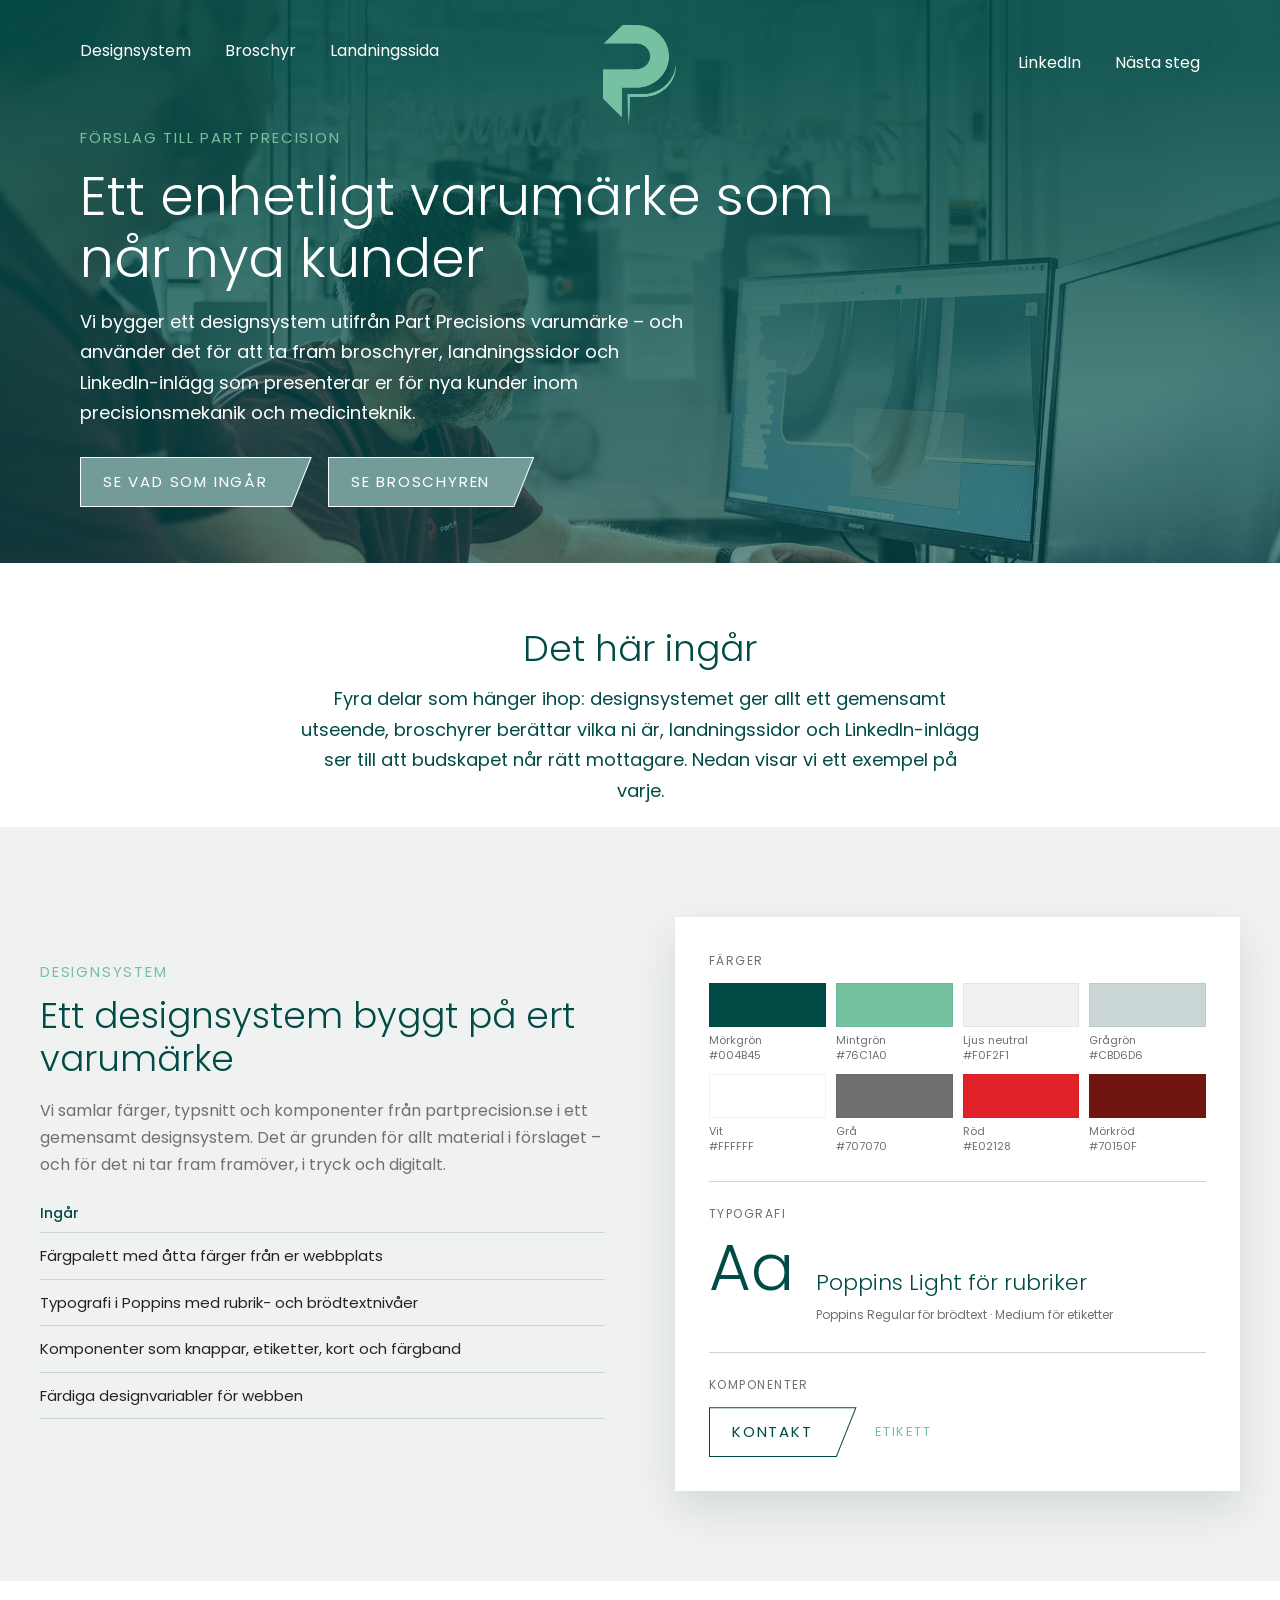
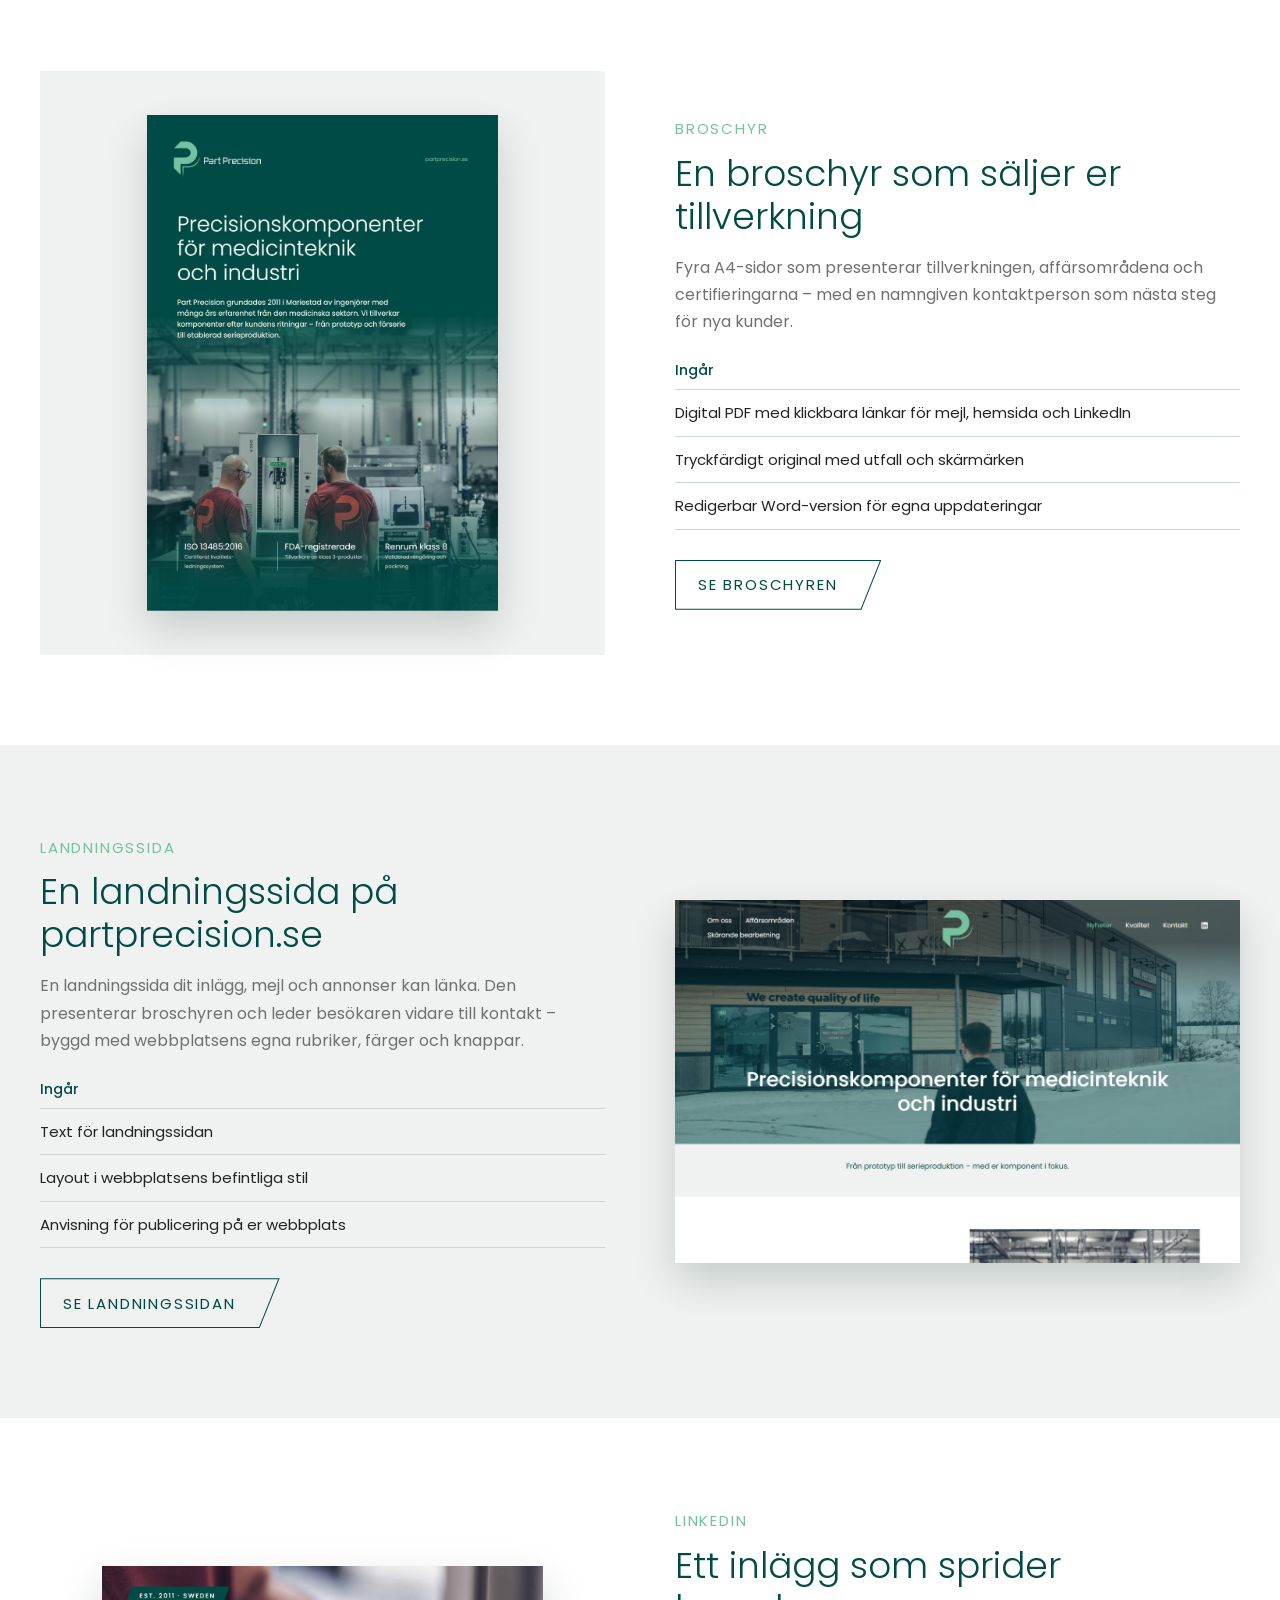
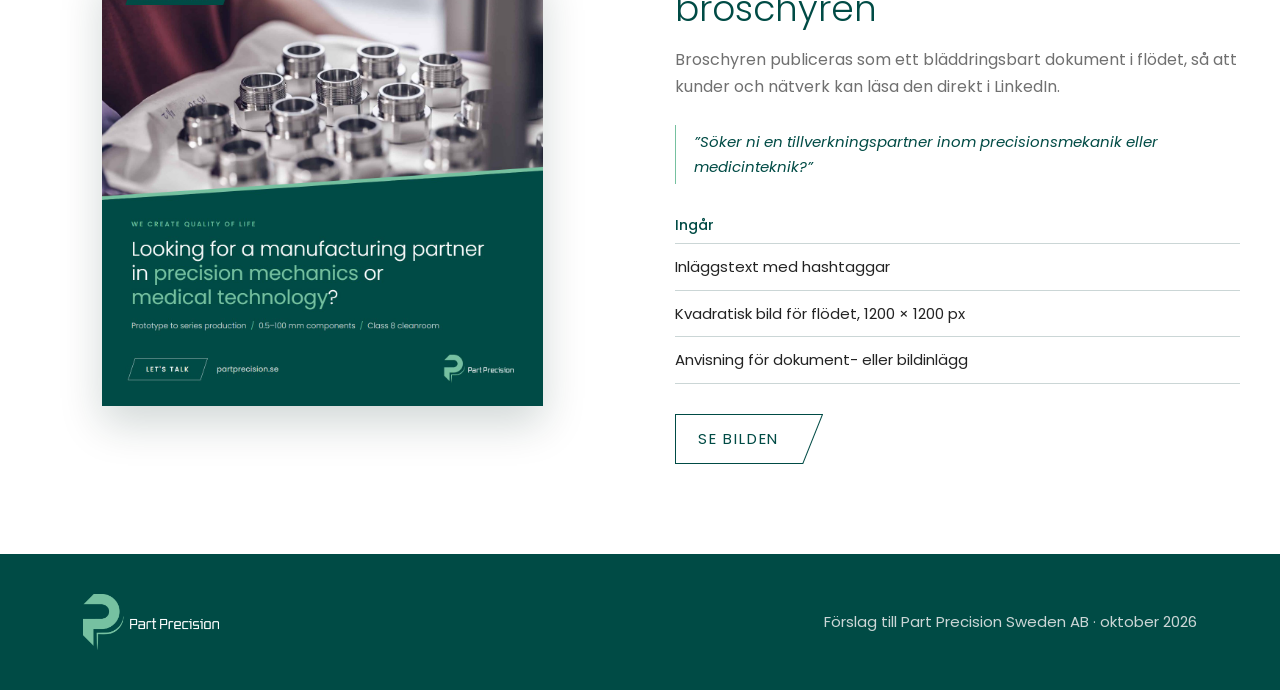
<file: index.html>
<!doctype html>
<html lang="sv">
<meta charset="utf-8">
<meta name="viewport" content="width=device-width,initial-scale=1">
<title>Förslag till Part Precision – designsystem och material för nya kunder</title>
<meta name="robots" content="noindex,nofollow">
<link rel="preconnect" href="https://fonts.googleapis.com">
<link rel="preconnect" href="https://fonts.gstatic.com" crossorigin>
<link href="https://fonts.googleapis.com/css2?family=Poppins:wght@300;400;500&display=swap" rel="stylesheet">
<link rel="stylesheet" href="kalla/tokens.css">
<style>
    /* Layout and type follow partprecision.se/sv/ (same patterns as webbpreview.html). */
    * {
        box-sizing: border-box
    }

    html {
        scroll-behavior: smooth
    }

    body {
        margin: 0;
        font-family: var(--pp-font);
        font-size: 15px;
        line-height: 1.7;
        color: var(--pp-grey);
        background: #fff
    }

    h1, h2, h3, p {
        margin: 0
    }

    a {
        color: var(--pp-green)
    }

    img {
        display: block;
        max-width: 100%
    }

    /* ---------- Hero with transparent header ---------- */
    .hero {
        min-height: 440px;
        padding: 25px 80px 56px;
        display: flex;
        flex-direction: column;
        color: #fff;
        background:
            linear-gradient(rgba(0, 75, 69, .9) 10%, rgba(0, 75, 69, .6) 100%),
            url("bilder/foto-samarbete.jpg") center 40% / cover no-repeat var(--pp-green)
    }

    .site-header {
        display: grid;
        grid-template-columns: 1fr auto 1fr;
        align-items: start
    }

    .site-header ul {
        list-style: none;
        margin: 0;
        padding: 10px 0 0;
        display: flex;
        flex-wrap: wrap;
        gap: 4px 34px;
        font-size: 16px
    }

    .site-header nav.right ul {
        justify-content: flex-end;
        padding-top: 22px
    }

    .site-header nav a {
        color: #fff;
        text-decoration: none;
        line-height: 32px;
        transition: color .2s
    }

    .site-header nav a:hover,
    .site-header nav a:focus-visible {
        color: var(--pp-mint)
    }

    .site-header .logo img {
        height: 100px;
        width: auto
    }

    .hero .title {
        margin: auto 0 0;
        max-width: 780px
    }

    .eyebrow {
        font-size: 15px;
        letter-spacing: .12em;
        text-transform: uppercase;
        color: var(--pp-mint);
        margin-bottom: 14px
    }

    .hero h1 {
        font-size: 54px;
        line-height: 1.15;
        font-weight: 300;
        color: #fff
    }

    .hero .lead {
        margin-top: 18px;
        font-size: 18px;
        line-height: 1.7;
        max-width: 620px
    }

    .actions {
        display: flex;
        flex-wrap: wrap;
        gap: 16px;
        margin-top: 28px
    }

    /* Outline button with slanted right edge, after the site's SVG buttons. */
    .pp-button {
        --edge: var(--pp-green);
        --fill: #fff;
        --text: var(--pp-green);
        position: relative;
        display: inline-flex;
        align-items: center;
        height: 50px;
        padding: 0 44px 0 23px;
        font-size: 15px;
        letter-spacing: .12em;
        text-transform: uppercase;
        text-decoration: none;
        color: var(--text);
        background: var(--edge);
        clip-path: polygon(0 0, 100% 0, calc(100% - 20px) 100%, 0 100%);
        transition: color .2s
    }

    .pp-button::before {
        content: "";
        position: absolute;
        inset: 1px;
        background: var(--fill);
        clip-path: polygon(0 0, calc(100% - .5px) 0, calc(100% - 19.7px) 100%, 0 100%);
        transition: background .2s
    }

    .pp-button span {
        position: relative
    }

    .pp-button:hover,
    .pp-button:focus-visible {
        --fill: var(--pp-mint);
        --text: var(--pp-green);
        outline: none
    }

    .hero .pp-button,
    .alt .pp-button {
        --fill: var(--pp-neutral)
    }

    .hero .pp-button {
        --edge: #fff;
        --fill: rgba(0, 75, 69, .55);
        --text: #fff
    }

    .hero .pp-button:hover,
    .hero .pp-button:focus-visible,
    .alt .pp-button:hover,
    .alt .pp-button:focus-visible {
        --fill: var(--pp-mint);
        --text: var(--pp-green)
    }

    /* ---------- Sections ---------- */
    .section {
        padding: 90px 30px;
        scroll-margin-top: 0
    }

    .alt {
        background: var(--pp-neutral)
    }

    .inner {
        max-width: 1200px;
        margin: 0 auto
    }

    .intro {
        padding-top: 64px;
        padding-bottom: 20px;
        text-align: center
    }

    .intro h2,
    .section h2 {
        font-size: 36px;
        line-height: 1.2;
        font-weight: 300;
        color: var(--pp-green)
    }

    .intro p {
        max-width: 680px;
        margin: 14px auto 0;
        font-size: 18px;
        color: var(--pp-green)
    }

    /* Deliverable: preview on one side, description on the other */
    .deliverable .inner {
        display: grid;
        grid-template-columns: 1fr 1fr;
        gap: 70px;
        align-items: center
    }

    .deliverable.flip .preview {
        order: 2
    }

    .preview {
        display: flex;
        justify-content: center
    }

    .preview img {
        box-shadow: 0 18px 40px rgba(0, 40, 36, .18)
    }

    .preview.brochure {
        background: var(--pp-neutral);
        padding: 44px 0
    }

    .preview.brochure img {
        width: 62%
    }

    .preview.social img {
        width: 78%
    }

    .deliverable .label {
        font-size: 15px;
        letter-spacing: .12em;
        text-transform: uppercase;
        color: var(--pp-mint);
        margin-bottom: 10px
    }

    .deliverable .desc {
        margin: 16px 0 24px;
        font-size: 16px
    }

    .deliverable h3 {
        font-size: 14px;
        font-weight: 500;
        color: var(--pp-green);
        margin-bottom: 6px
    }

    .included {
        list-style: none;
        margin: 0 0 30px;
        padding: 0
    }

    .included li {
        padding: 10px 0;
        border-top: 1px solid var(--pp-grey-green);
        color: #232323
    }

    .included li:last-child {
        border-bottom: 1px solid var(--pp-grey-green)
    }

    .quote {
        margin: 0 0 30px;
        padding: 4px 0 4px 18px;
        border-left: 1px solid var(--pp-mint);
        color: var(--pp-green);
        font-style: italic
    }

    /* Design system preview: colours, type and a component, drawn live from the tokens */
    .preview.system {
        display: block;
        background: #fff;
        padding: 34px;
        box-shadow: 0 18px 40px rgba(0, 40, 36, .12)
    }

    .system .part + .part {
        margin-top: 26px;
        padding-top: 22px;
        border-top: 1px solid var(--pp-grey-green)
    }

    .system .part-title {
        font-size: 12px;
        letter-spacing: .12em;
        text-transform: uppercase;
        color: var(--pp-grey);
        margin-bottom: 12px
    }

    .swatches {
        display: grid;
        grid-template-columns: repeat(4, 1fr);
        gap: 10px;
        list-style: none;
        margin: 0;
        padding: 0
    }

    .swatches li {
        font-size: 11px;
        line-height: 1.4;
        color: var(--pp-grey)
    }

    .swatches span {
        display: block;
        height: 44px;
        margin-bottom: 6px;
        border: 1px solid rgba(0, 0, 0, .06)
    }

    .type-scale {
        display: grid;
        grid-template-columns: auto 1fr;
        gap: 4px 22px;
        align-items: baseline
    }

    .type-scale .aa {
        grid-row: span 2;
        font-size: 64px;
        font-weight: 300;
        line-height: 1;
        color: var(--pp-green)
    }

    .type-scale .sample-h {
        font-size: 22px;
        font-weight: 300;
        color: var(--pp-green)
    }

    .type-scale small {
        font-size: 12px;
        color: var(--pp-grey)
    }

    .components {
        display: flex;
        flex-wrap: wrap;
        align-items: center;
        gap: 18px
    }

    .components .chip {
        font-size: 13px;
        letter-spacing: .12em;
        text-transform: uppercase;
        color: var(--pp-mint)
    }

    .components .pp-button {
        --fill: #fff;
        pointer-events: none
    }

    /* ---------- Profile band ---------- */
    .profile {
        background: var(--pp-green);
        color: #fff
    }

    .profile h2 {
        color: #fff;
        margin-bottom: 40px
    }

    .points {
        display: grid;
        grid-template-columns: repeat(3, 1fr);
        gap: 40px;
        list-style: none;
        margin: 0;
        padding: 0
    }

    .points li {
        border-left: 1px solid var(--pp-mint);
        padding-left: 20px
    }

    .points strong {
        display: block;
        font-weight: 400;
        font-size: 18px;
        color: var(--pp-mint);
        margin-bottom: 6px
    }

    /* ---------- Next steps ---------- */
    .steps {
        counter-reset: step;
        display: grid;
        grid-template-columns: repeat(3, 1fr);
        gap: 30px;
        list-style: none;
        margin: 40px 0 0;
        padding: 0
    }

    .steps li {
        counter-increment: step;
        background: #fff;
        padding: 34px 34px 30px
    }

    .steps li::before {
        content: counter(step);
        display: block;
        font-size: 40px;
        font-weight: 300;
        line-height: 1;
        color: var(--pp-mint);
        margin-bottom: 16px
    }

    .steps strong {
        display: block;
        font-weight: 400;
        font-size: 20px;
        color: var(--pp-green);
        margin-bottom: 6px
    }

    /* ---------- Footer ---------- */
    .site-footer {
        background: var(--pp-green);
        color: #fff;
        padding: 40px 83px;
        display: flex;
        align-items: center;
        justify-content: space-between;
        gap: 24px
    }

    .site-footer img {
        height: 56px;
        width: auto
    }

    .site-footer p {
        color: var(--pp-grey-green);
        text-align: right
    }

    /* ---------- Responsive ---------- */
    @media (max-width: 1000px) {
        .hero {
            padding: 20px 24px 44px;
            min-height: 0
        }

        .site-header {
            grid-template-columns: 1fr
        }

        .site-header nav {
            display: none
        }

        .site-header .logo img {
            height: 72px
        }

        .hero .title {
            margin-top: 40px
        }

        .hero h1 {
            font-size: 42px
        }

        .deliverable .inner,
        .points,
        .steps {
            grid-template-columns: 1fr
        }

        .deliverable .inner {
            gap: 36px
        }

        .deliverable.flip .preview {
            order: 0
        }

        .site-footer {
            padding: 32px 24px;
            flex-direction: column;
            align-items: flex-start
        }

        .site-footer p {
            text-align: left
        }
    }

    @media (max-width: 560px) {
        .hero {
            padding: 16px 16px 40px
        }

        .hero h1 {
            font-size: 34px
        }

        .hero .lead,
        .intro p {
            font-size: 16px
        }

        .section {
            padding: 60px 16px
        }

        .intro {
            padding-top: 48px;
            padding-bottom: 0
        }

        .intro h2,
        .section h2 {
            font-size: 28px
        }

        .preview.brochure {
            padding: 28px 0
        }

        .steps li {
            padding: 26px 22px
        }
    }
</style>

<div class="hero">
    <header class="site-header">
        <nav class="left" aria-label="Innehåll">
            <ul>
                <li><a href="#designsystem">Designsystem</a></li>
                <li><a href="#broschyr">Broschyr</a></li>
                <li><a href="#landningssida">Landningssida</a></li>
            </ul>
        </nav>
        <a class="logo" href="#"><img src="bilder/logo-symbol.png" alt="Part Precision"></a>
        <nav class="right" aria-label="Mer innehåll">
            <ul>
                <li><a href="#linkedin">LinkedIn</a></li>
                <li><a href="#nasta-steg">Nästa steg</a></li>
            </ul>
        </nav>
    </header>
    <div class="title">
        <p class="eyebrow">Förslag till Part Precision</p>
        <h1>Ett enhetligt varumärke som når nya kunder</h1>
        <p class="lead">Vi bygger ett designsystem utifrån Part Precisions varumärke – och använder det för att ta fram
            broschyrer, landningssidor och LinkedIn-inlägg som presenterar er för nya kunder inom precisionsmekanik och
            medicinteknik.</p>
        <div class="actions">
            <a class="pp-button" href="#ingar"><span>Se vad som ingår</span></a>
            <a class="pp-button" target="_blank" href="material/broschyr-digital.pdf"><span>Se broschyren</span></a>
        </div>
    </div>
</div>

<main>
    <section class="section intro" id="ingar">
        <div class="inner">
            <h2>Det här ingår</h2>
            <p>Fyra delar som hänger ihop: designsystemet ger allt ett gemensamt utseende, broschyrer berättar vilka ni är,
                landningssidor och LinkedIn-inlägg ser till att budskapet når rätt mottagare. Nedan visar vi ett exempel
                på varje.</p>
        </div>
    </section>

    <section class="section deliverable flip alt" id="designsystem">
        <div class="inner">
            <div class="preview system" aria-label="Utdrag ur designsystemet">
                <div class="part">
                    <p class="part-title">Färger</p>
                    <ul class="swatches">
                        <li><span style="background:#004B45"></span>Mörkgrön<br>#004B45</li>
                        <li><span style="background:#76C1A0"></span>Mintgrön<br>#76C1A0</li>
                        <li><span style="background:#F0F2F1"></span>Ljus neutral<br>#F0F2F1</li>
                        <li><span style="background:#CBD6D6"></span>Grågrön<br>#CBD6D6</li>
                        <li><span style="background:#FFFFFF"></span>Vit<br>#FFFFFF</li>
                        <li><span style="background:#707070"></span>Grå<br>#707070</li>
                        <li><span style="background:#E02128"></span>Röd<br>#E02128</li>
                        <li><span style="background:#70150F"></span>Mörkröd<br>#70150F</li>
                    </ul>
                </div>
                <div class="part">
                    <p class="part-title">Typografi</p>
                    <div class="type-scale">
                        <span class="aa">Aa</span>
                        <span class="sample-h">Poppins Light för rubriker</span>
                        <small>Poppins Regular för brödtext · Medium för etiketter</small>
                    </div>
                </div>
                <div class="part">
                    <p class="part-title">Komponenter</p>
                    <div class="components">
                        <span class="pp-button" aria-hidden="true"><span>Kontakt</span></span>
                        <span class="chip">Etikett</span>
                    </div>
                </div>
            </div>
            <div>
                <p class="label">Designsystem</p>
                <h2>Ett designsystem byggt på ert varumärke</h2>
                <p class="desc">Vi samlar färger, typsnitt och komponenter från partprecision.se i ett gemensamt
                    designsystem. Det är grunden för allt material i förslaget – och för det ni tar fram framöver, i tryck
                    och digitalt.</p>
                <h3>Ingår</h3>
                <ul class="included">
                    <li>Färgpalett med åtta färger från er webbplats</li>
                    <li>Typografi i Poppins med rubrik- och brödtextnivåer</li>
                    <li>Komponenter som knappar, etiketter, kort och färgband</li>
                    <li>Färdiga designvariabler för webben</li>
                </ul>
            </div>
        </div>
    </section>

    <section class="section deliverable" id="broschyr">
        <div class="inner">
            <div class="preview brochure">
                <img src="bilder/forslag-broschyr.jpg" alt="Broschyrens omslag: Precisionskomponenter för medicinteknik och industri">
            </div>
            <div>
                <p class="label">Broschyr</p>
                <h2>En broschyr som säljer er tillverkning</h2>
                <p class="desc">Fyra A4-sidor som presenterar tillverkningen, affärsområdena och certifieringarna – med en
                    namngiven kontaktperson som nästa steg för nya kunder.</p>
                <h3>Ingår</h3>
                <ul class="included">
                    <li>Digital PDF med klickbara länkar för mejl, hemsida och LinkedIn</li>
                    <li>Tryckfärdigt original med utfall och skärmärken</li>
                    <li>Redigerbar Word-version för egna uppdateringar</li>
                </ul>
                <a class="pp-button" target="_blank" href="material/broschyr-digital.pdf"><span>Se broschyren</span></a>
            </div>
        </div>
    </section>

    <section class="section deliverable flip alt" id="landningssida">
        <div class="inner">
            <div class="preview">
                <img src="bilder/forslag-landningssida.jpg" alt="Förhandsvisning av broschyrsidan i partprecision.se:s utseende">
            </div>
            <div>
                <p class="label">Landningssida</p>
                <h2>En landningssida på partprecision.se</h2>
                <p class="desc">En landningssida dit inlägg, mejl och annonser kan länka. Den presenterar broschyren och
                    leder besökaren vidare till kontakt – byggd med webbplatsens egna rubriker, färger och knappar.</p>
                <h3>Ingår</h3>
                <ul class="included">
                    <li>Text för landningssidan</li>
                    <li>Layout i webbplatsens befintliga stil</li>
                    <li>Anvisning för publicering på er webbplats</li>
                </ul>
                <a class="pp-button" target="_blank" href="material/landningssida.html"><span>Se landningssidan</span></a>
            </div>
        </div>
    </section>

    <section class="section deliverable" id="linkedin">
        <div class="inner">
            <div class="preview social">
                <img src="bilder/linkedin-bild.jpg" alt="LinkedIn-bild: Looking for a manufacturing partner in precision mechanics or medical technology?">
            </div>
            <div>
                <p class="label">LinkedIn</p>
                <h2>Ett inlägg som sprider broschyren</h2>
                <p class="desc">Broschyren publiceras som ett bläddringsbart dokument i flödet, så att kunder och nätverk
                    kan läsa den direkt i LinkedIn.</p>
                <p class="quote">”Söker ni en tillverkningspartner inom precisionsmekanik eller medicinteknik?”</p>
                <h3>Ingår</h3>
                <ul class="included">
                    <li>Inläggstext med hashtaggar</li>
                    <li>Kvadratisk bild för flödet, 1200 × 1200 px</li>
                    <li>Anvisning för dokument- eller bildinlägg</li>
                </ul>
                <a class="pp-button" target="_blank" href="bilder/linkedin-bild.jpg"><span>Se bilden</span></a>
            </div>
        </div>
    </section>

    <!-- <section class="section profile">
        <div class="inner">
            <h2>Byggt på er egen profil</h2>
            <ul class="points">
                <li><strong>Era färger och typsnitt</strong>Mörkgrönt, mintgrönt och Poppins – hämtade direkt från
                    partprecision.se.</li>
                <li><strong>Era bilder och logotyp</strong>Foton från er egen produktion och era lokaler, i högsta
                    tillgängliga upplösning.</li>
                <li><strong>Fakta från er webbplats</strong>ISO 13485, FDA-registrering, renrum klass 8 och era
                    affärsområden – inget påhittat.</li>
            </ul>
        </div>
    </section> -->

    <!-- <section class="section alt" id="nasta-steg">
        <div class="inner">
            <h2>Nästa steg</h2>
            <ol class="steps">
                <li><strong>Granskning</strong>Ni går igenom materialet och lämnar synpunkter på text och bild.</li>
                <li><strong>Komplettering</strong>Vi justerar och lägger till det som gör materialet starkare, till exempel
                    toleranser, maskinpark och kundexempel.</li>
                <li><strong>Publicering och tryck</strong>Landningssidan publiceras på partprecision.se och
                    inlägget på LinkedIn, och tryckoriginalet stäms av med ert tryckeri.</li>
            </ol>
        </div>
    </section> -->
</main>

<footer class="site-footer">
    <img src="bilder/logo-liggande.png" alt="Part Precision">
    <p>Förslag till Part Precision Sweden AB · oktober 2026</p>
</footer>

</html>
</file>
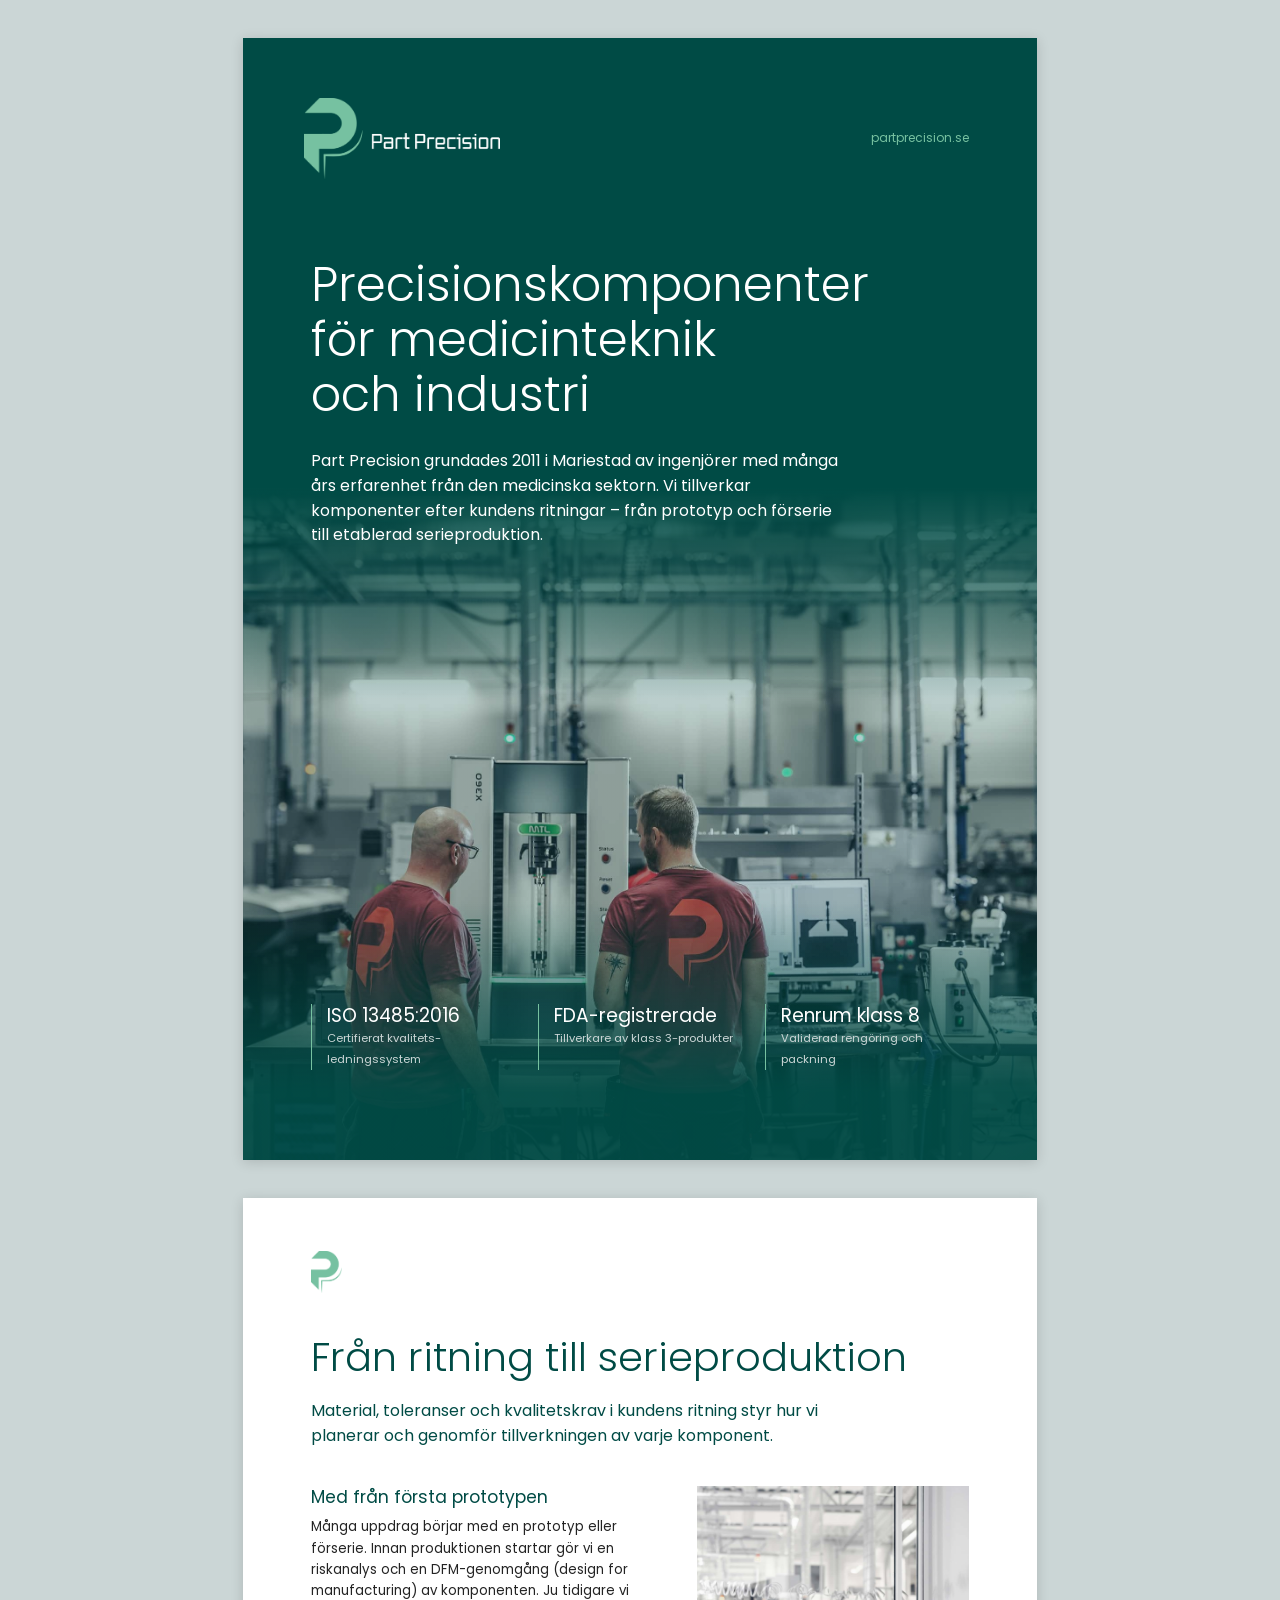
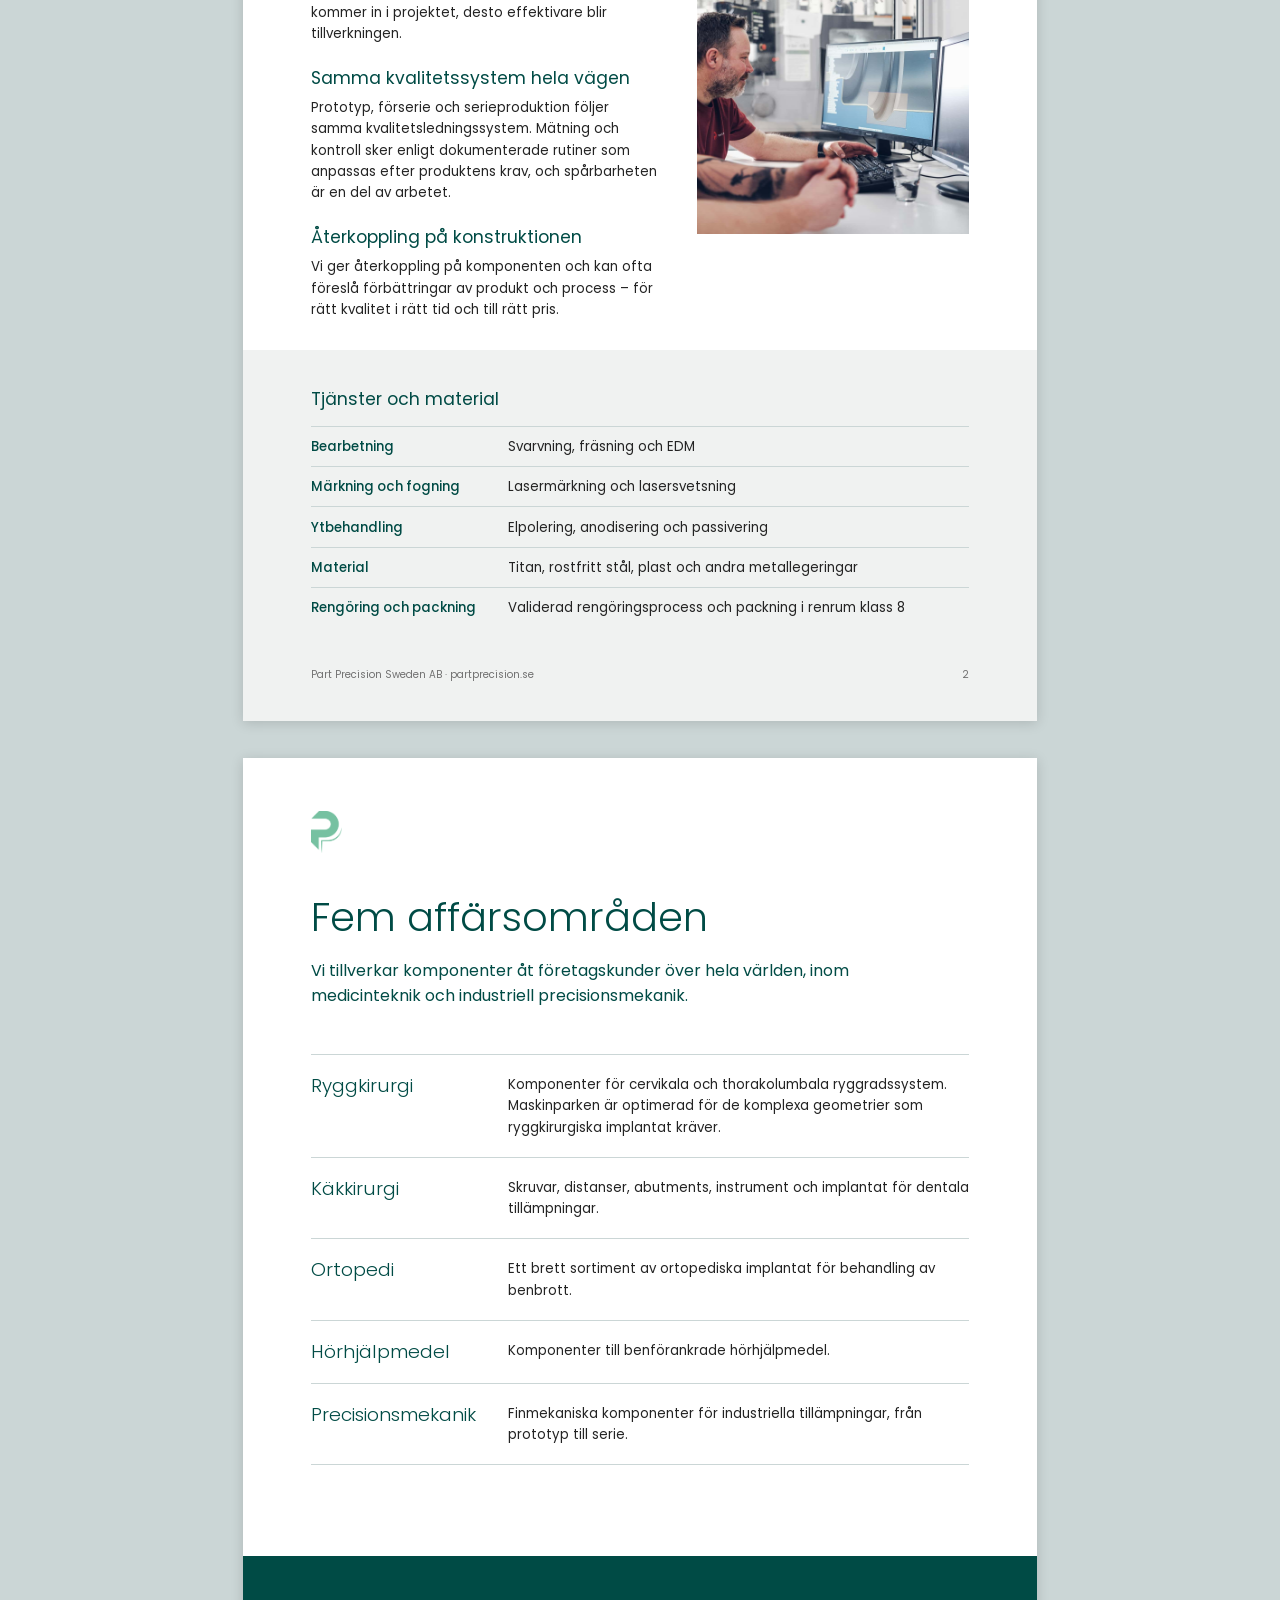
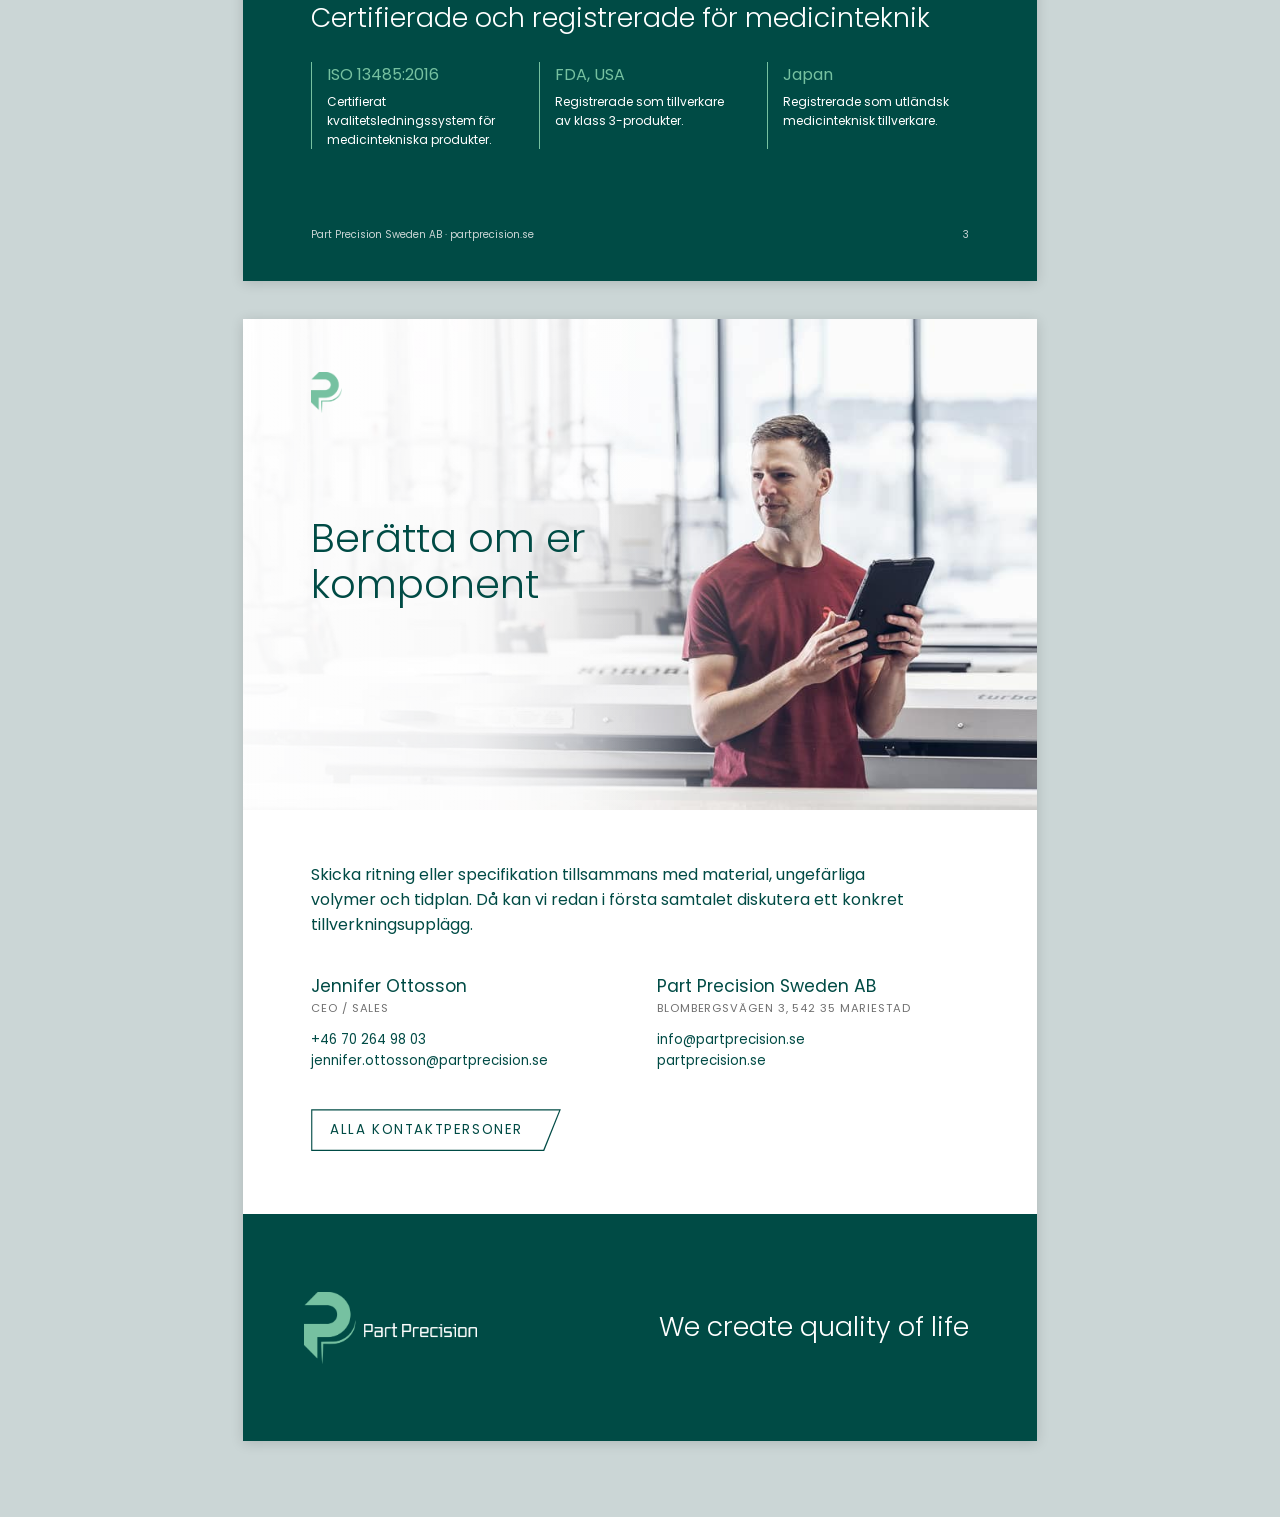
<file: kalla/broschyr.html>
<!doctype html>
<html lang="sv">
<meta charset="utf-8">
<title>Part Precision – broschyr</title>
<!-- Source for broschyr-digital.pdf. Export: see kalla/README.md.
     All facts are taken from partprecision.se/sv/ (checked 2026-10-19). -->
<link rel="preconnect" href="https://fonts.googleapis.com">
<link rel="preconnect" href="https://fonts.gstatic.com" crossorigin>
<link href="https://fonts.googleapis.com/css2?family=Poppins:wght@300;400;500&display=block" rel="stylesheet">
<link rel="stylesheet" href="tokens.css">
<style>
    @page {
        size: A4;
        margin: 0
    }

    html {
        -webkit-print-color-adjust: exact;
        print-color-adjust: exact
    }

    body {
        margin: 0;
        font-family: var(--pp-font);
        font-size: 10pt;
        line-height: 1.6;
        color: #232323;
        background: #fff
    }

    @media screen {
        body {
            background: #cbd6d6;
            padding: 10mm 0
        }

        .page {
            margin: 0 auto 10mm;
            box-shadow: 0 2px 12px rgba(0, 0, 0, .15)
        }
    }

    * {
        box-sizing: border-box
    }

    h1, h2, h3, p {
        margin: 0
    }

    a {
        color: inherit;
        text-decoration: none
    }

    img {
        display: block
    }

    .page {
        position: relative;
        width: 210mm;
        height: 297mm;
        overflow: hidden;
        background: #fff;
        break-after: page
    }

    .page:last-child {
        break-after: auto
    }

    .pad {
        padding-left: 18mm;
        padding-right: 18mm
    }

    .symbol {
        position: absolute;
        top: 14mm;
        left: 18mm;
        width: auto;
        height: 11mm
    }

    h1 {
        font-weight: 300;
        font-size: 30pt;
        line-height: 1.15;
        color: var(--pp-green)
    }

    h2 {
        font-weight: 400;
        font-size: 13pt;
        line-height: 1.3;
        color: var(--pp-green);
        margin-bottom: 2mm
    }

    .lead {
        font-size: 12pt;
        line-height: 1.55;
        color: var(--pp-green);
        max-width: 150mm
    }

    .foot {
        position: absolute;
        left: 18mm;
        right: 18mm;
        bottom: 10mm;
        display: flex;
        justify-content: space-between;
        font-size: 7.5pt;
        color: var(--pp-grey)
    }

    .foot.light {
        color: var(--pp-grey-green)
    }

    /* Outline button with slanted right edge, as on partprecision.se */
    .pp-button {
        --edge: var(--pp-green);
        --fill: #fff;
        position: relative;
        display: inline-flex;
        align-items: center;
        height: 11mm;
        padding: 0 10mm 0 5mm;
        font-size: 10pt;
        letter-spacing: .12em;
        text-transform: uppercase;
        color: var(--pp-green);
        background: var(--edge);
        clip-path: polygon(0 0, 100% 0, calc(100% - 4.4mm) 100%, 0 100%)
    }

    .pp-button::before {
        content: "";
        position: absolute;
        inset: .3mm;
        background: var(--fill);
        clip-path: polygon(0 0, calc(100% - .15mm) 0, calc(100% - 4.35mm) 100%, 0 100%)
    }

    .pp-button span {
        position: relative
    }

    /* ---------- 1. Cover ---------- */
    .cover {
        background: var(--pp-green);
        color: #fff
    }

    /* Covers the whole page so the photo has no hard top edge (avoids a visible seam in print). */
    .cover .photo {
        position: absolute;
        inset: 0;
        background:
            linear-gradient(var(--pp-green) 40%, rgba(0, 75, 69, 0) 59%, rgba(0, 75, 69, 0) 77%, rgba(0, 75, 69, .92) 94%),
            linear-gradient(rgba(0, 75, 69, .25), rgba(0, 75, 69, .25)),
            url("../bilder/foto-produktion.jpg") 40% 100% / auto 60% no-repeat,
            var(--pp-green)
    }

    .cover .logo {
        position: absolute;
        top: 16mm;
        left: 16mm;
        width: 52mm
    }

    .cover .site {
        position: absolute;
        top: 24mm;
        right: 18mm;
        font-size: 9pt;
        color: var(--pp-mint)
    }

    .cover .title {
        position: absolute;
        top: 58mm;
        left: 18mm;
        right: 18mm
    }

    .cover h1 {
        color: #fff;
        font-size: 36pt;
        max-width: 160mm
    }

    .cover .lead {
        color: #fff;
        margin-top: 7mm;
        max-width: 140mm
    }

    .facts {
        position: absolute;
        left: 18mm;
        right: 18mm;
        bottom: 24mm;
        display: grid;
        grid-template-columns: repeat(3, 1fr);
        gap: 6mm
    }

    .facts div {
        border-left: .4mm solid var(--pp-mint);
        padding-left: 4mm
    }

    .facts strong {
        display: block;
        font-weight: 400;
        font-size: 14pt;
        line-height: 1.25
    }

    .facts span {
        font-size: 8.5pt;
        color: var(--pp-grey-green)
    }

    /* ---------- 2. Manufacturing ---------- */
    .p2 .head {
        padding-top: 36mm
    }

    .p2 .lead {
        margin-top: 5mm
    }

    .p2 .cols {
        display: grid;
        grid-template-columns: 1fr 72mm;
        gap: 9mm;
        margin-top: 10mm
    }

    .p2 .cols section+section {
        margin-top: 6mm
    }

    .p2 .cols img {
        width: 72mm;
        height: 92mm;
        object-fit: cover;
        object-position: 72% 50%
    }

    .capabilities {
        position: absolute;
        left: 0;
        right: 0;
        bottom: 0;
        height: 98mm;
        background: var(--pp-neutral);
        padding-top: 10mm
    }

    .capabilities h2 {
        margin-bottom: 4mm
    }

    .capabilities dl {
        margin: 0;
        display: grid;
        grid-template-columns: 52mm 1fr
    }

    .capabilities dt,
    .capabilities dd {
        margin: 0;
        padding: 2.4mm 0;
        border-top: .25mm solid var(--pp-grey-green)
    }

    .capabilities dt {
        font-weight: 500;
        color: var(--pp-green)
    }

    /* ---------- 3. Business areas + quality ---------- */
    .p3 .head {
        padding-top: 36mm
    }

    .p3 .lead {
        margin-top: 5mm
    }

    .areas {
        margin-top: 12mm
    }

    .area {
        display: grid;
        grid-template-columns: 52mm 1fr;
        padding: 5mm 0;
        border-top: .25mm solid var(--pp-grey-green)
    }

    .area:last-child {
        border-bottom: .25mm solid var(--pp-grey-green)
    }

    .area h2 {
        margin: 0;
        font-weight: 300;
        font-size: 14pt
    }

    .quality {
        position: absolute;
        left: 0;
        right: 0;
        bottom: 0;
        height: 86mm;
        background: var(--pp-green);
        color: #fff;
        padding-top: 12mm
    }

    .quality h2 {
        color: #fff;
        font-weight: 300;
        font-size: 20pt;
        margin-bottom: 7mm
    }

    .quality .certs {
        display: grid;
        grid-template-columns: repeat(3, 1fr);
        gap: 7mm
    }

    .quality .certs div {
        border-left: .4mm solid var(--pp-mint);
        padding-left: 4mm
    }

    .quality strong {
        display: block;
        font-weight: 400;
        font-size: 12pt;
        color: var(--pp-mint);
        margin-bottom: 1mm
    }

    .quality .certs p {
        font-size: 9pt;
        color: #fff
    }

    .quality .note {
        margin-top: 8mm;
        max-width: 150mm;
        color: var(--pp-grey-green)
    }

    /* ---------- 4. Contact ---------- */
    .p4 .hero {
        position: relative;
        height: 130mm;
        background:
            linear-gradient(90deg, rgba(255, 255, 255, .85) 0%, rgba(255, 255, 255, .5) 42%, rgba(255, 255, 255, 0) 58%),
            url("../bilder/foto-kontakt.jpg") 85% center / cover no-repeat
    }

    .p4 .hero h1 {
        position: absolute;
        left: 18mm;
        top: 52mm;
        max-width: 95mm
    }

    .p4 .body {
        padding-top: 14mm
    }

    .p4 .body .lead {
        max-width: 160mm
    }

    .p4 .people {
        display: grid;
        grid-template-columns: 1fr 1fr;
        gap: 9mm;
        margin-top: 10mm
    }

    .p4 .people h2 {
        margin-bottom: .5mm
    }

    .p4 .role {
        font-size: 8.5pt;
        letter-spacing: .08em;
        text-transform: uppercase;
        color: var(--pp-grey);
        margin-bottom: 3mm
    }

    .p4 .people a {
        color: var(--pp-green)
    }

    .p4 .pp-button {
        margin-top: 10mm
    }

    .p4 .band {
        position: absolute;
        left: 0;
        right: 0;
        bottom: 0;
        height: 60mm;
        background: var(--pp-green);
        color: #fff;
        display: flex;
        align-items: center;
        justify-content: space-between
    }

    .p4 .band img {
        width: 46mm;
        margin-left: -2mm
    }

    .p4 .band p {
        font-weight: 300;
        font-size: 20pt;
        color: #fff
    }

    /* ---------- Print version (broschyr.html?tryck) ----------
       Each A4 page sits in a 216 x 303 mm sheet: 3 mm bleed on every side.
       Photos and colour fields that touch the trim edge are extended 3 mm into the bleed;
       text keeps its position relative to the trim. */
    .print .sheet {
        position: relative;
        width: 216mm;
        height: 303mm;
        padding: 3mm;
        overflow: hidden;
        background: #fff;
        break-after: page
    }

    .print .sheet:last-child {
        break-after: auto
    }

    .print .sheet.green {
        background: var(--pp-green)
    }

    .print .page {
        overflow: visible;
        background: transparent;
        break-after: auto;
        margin: 0;
        box-shadow: none
    }

    @media screen {
        .print .sheet {
            margin: 0 auto 10mm;
            box-shadow: 0 2px 12px rgba(0, 0, 0, .15)
        }
    }

    .print .cover .photo {
        inset: -3mm
    }

    .print .capabilities,
    .print .quality,
    .print .p4 .band {
        left: -3mm;
        right: -3mm;
        bottom: -3mm;
        padding-left: 21mm;
        padding-right: 21mm
    }

    .print .capabilities {
        height: 101mm
    }

    .print .quality {
        height: 89mm
    }

    .print .p4 .band {
        height: 63mm
    }

    .print .p4 .hero {
        margin: -3mm -3mm 0;
        height: 133mm
    }

    .print .p4 .hero h1 {
        left: 21mm;
        top: 55mm
    }

    .print .p4 .hero .symbol {
        left: 21mm;
        top: 17mm
    }
</style>

<!-- 1 · Cover -->
<div class="page cover">
    <div class="photo"></div>
    <img class="logo" src="../bilder/logo-liggande.png" alt="Part Precision">
    <a class="site" href="https://partprecision.se/sv/">partprecision.se</a>
    <div class="title">
        <h1>Precisionskomponenter<br>för medicinteknik<br>och industri</h1>
        <p class="lead">Part Precision grundades 2011 i Mariestad av ingenjörer med många års erfarenhet från den
            medicinska sektorn. Vi tillverkar komponenter efter kundens ritningar – från prototyp och förserie till
            etablerad serieproduktion.</p>
    </div>
    <div class="facts">
        <div><strong>ISO 13485:2016</strong><span>Certifierat kvalitets­ledningssystem</span></div>
        <div><strong>FDA-registrerade</strong><span>Tillverkare av klass 3-produkter</span></div>
        <div><strong>Renrum klass 8</strong><span>Validerad rengöring och packning</span></div>
    </div>
</div>

<!-- 2 · Manufacturing -->
<div class="page p2">
    <img class="symbol" src="../bilder/logo-symbol.png" alt="">
    <div class="head pad">
        <h1>Från ritning till serieproduktion</h1>
        <p class="lead">Material, toleranser och kvalitetskrav i kundens ritning styr hur vi planerar och genomför
            tillverkningen av varje komponent.</p>
    </div>
    <div class="cols pad">
        <div>
            <section>
                <h2>Med från första prototypen</h2>
                <p>Många uppdrag börjar med en prototyp eller förserie. Innan produktionen startar gör vi en
                    riskanalys och en DFM-genomgång (design for manufacturing) av komponenten. Ju tidigare vi kommer in
                    i projektet, desto effektivare blir tillverkningen.</p>
            </section>
            <section>
                <h2>Samma kvalitetssystem hela vägen</h2>
                <p>Prototyp, förserie och serieproduktion följer samma kvalitetsledningssystem. Mätning och kontroll
                    sker enligt dokumenterade rutiner som anpassas efter produktens krav, och spårbarheten är en del av arbetet.</p>
            </section>
            <section>
                <h2>Återkoppling på konstruktionen</h2>
                <p>Vi ger återkoppling på komponenten och kan ofta föreslå förbättringar av produkt och process – för
                    rätt kvalitet i rätt tid och till rätt pris.</p>
            </section>
        </div>
        <img src="../bilder/foto-samarbete.jpg" alt="Tekniker går igenom en bearbetningssimulering vid datorn">
    </div>
    <div class="capabilities pad">
        <h2>Tjänster och material</h2>
        <dl>
            <dt>Bearbetning</dt>
            <dd>Svarvning, fräsning och EDM</dd>
            <dt>Märkning och fogning</dt>
            <dd>Lasermärkning och lasersvetsning</dd>
            <dt>Ytbehandling</dt>
            <dd>Elpolering, anodisering och passivering</dd>
            <dt>Material</dt>
            <dd>Titan, rostfritt stål, plast och andra metallegeringar</dd>
            <dt>Rengöring och packning</dt>
            <dd>Validerad rengöringsprocess och packning i renrum klass 8</dd>
        </dl>
    </div>
    <div class="foot"><a href="https://partprecision.se/sv/">Part Precision Sweden AB · partprecision.se</a><span>2</span></div>
</div>

<!-- 3 · Business areas and quality -->
<div class="page p3">
    <img class="symbol" src="../bilder/logo-symbol.png" alt="">
    <div class="head pad">
        <h1>Fem affärsområden</h1>
        <p class="lead">Vi tillverkar komponenter åt företagskunder över hela världen, inom medicinteknik och
            industriell precisionsmekanik.</p>
    </div>
    <div class="areas pad">
        <div class="area">
            <h2>Ryggkirurgi</h2>
            <p>Komponenter för cervikala och thorakolumbala ryggradssystem. Maskinparken är optimerad för de
                komplexa geometrier som ryggkirurgiska implantat kräver.</p>
        </div>
        <div class="area">
            <h2>Käkkirurgi</h2>
            <p>Skruvar, distanser, abutments, instrument och implantat för dentala tillämpningar.</p>
        </div>
        <div class="area">
            <h2>Ortopedi</h2>
            <p>Ett brett sortiment av ortopediska implantat för behandling av benbrott.</p>
        </div>
        <div class="area">
            <h2>Hörhjälpmedel</h2>
            <p>Komponenter till benförankrade hörhjälpmedel.</p>
        </div>
        <div class="area">
            <h2>Precisionsmekanik</h2>
            <p>Finmekaniska komponenter för industriella tillämpningar, från prototyp till serie.</p>
        </div>
    </div>
    <div class="quality pad">
        <h2>Certifierade och registrerade för medicinteknik</h2>
        <div class="certs">
            <div><strong>ISO 13485:2016</strong>
                <p>Certifierat kvalitetsledningssystem för medicintekniska produkter.</p>
            </div>
            <div><strong>FDA, USA</strong>
                <p>Registrerade som tillverkare av klass 3-produkter.</p>
            </div>
            <div><strong>Japan</strong>
                <p>Registrerade som utländsk medicinteknisk tillverkare.</p>
            </div>
        </div>
    </div>
    <div class="foot light"><a href="https://partprecision.se/sv/">Part Precision Sweden AB · partprecision.se</a><span>3</span></div>
</div>

<!-- 4 · Contact -->
<div class="page p4">
    <div class="hero">
        <img class="symbol" src="../bilder/logo-symbol.png" alt="">
        <h1>Berätta om er komponent</h1>
    </div>
    <div class="body pad">
        <p class="lead">Skicka ritning eller specifikation tillsammans med material, ungefärliga volymer och tidplan.
            Då kan vi redan i första samtalet diskutera ett konkret tillverkningsupplägg.</p>
        <div class="people">
            <div>
                <h2>Jennifer Ottosson</h2>
                <p class="role">CEO / Sales</p>
                <p><a href="tel:+46702649803">+46 70 264 98 03</a><br>
                    <a href="mailto:jennifer.ottosson@partprecision.se">jennifer.ottosson@partprecision.se</a></p>
            </div>
            <div>
                <h2>Part Precision Sweden AB</h2>
                <p class="role">Blombergsvägen 3, 542 35 Mariestad</p>
                <p><a href="mailto:info@partprecision.se">info@partprecision.se</a><br>
                    <a href="https://partprecision.se/sv/">partprecision.se</a></p>
            </div>
        </div>
        <a class="pp-button" href="https://partprecision.se/sv/kontakt/"><span>Alla kontaktpersoner</span></a>
    </div>
    <div class="band pad">
        <img src="../bilder/logo-liggande.png" alt="Part Precision">
        <p>We create quality of life</p>
    </div>
</div>

<script>
    // Print version: wrap every page in a bleed sheet and enlarge the PDF page to A4 + 2 x 3 mm.
    if (new URLSearchParams(location.search).has('tryck')) {
        document.documentElement.classList.add('print');
        const style = document.createElement('style');
        style.textContent = '@page { size: 216mm 303mm; margin: 0 }';
        document.head.appendChild(style);
        document.querySelectorAll('.page').forEach(page => {
            const sheet = document.createElement('div');
            sheet.className = 'sheet' + (page.classList.contains('cover') ? ' green' : '');
            page.replaceWith(sheet);
            sheet.appendChild(page);
        });
    }
</script>

</html>
</file>
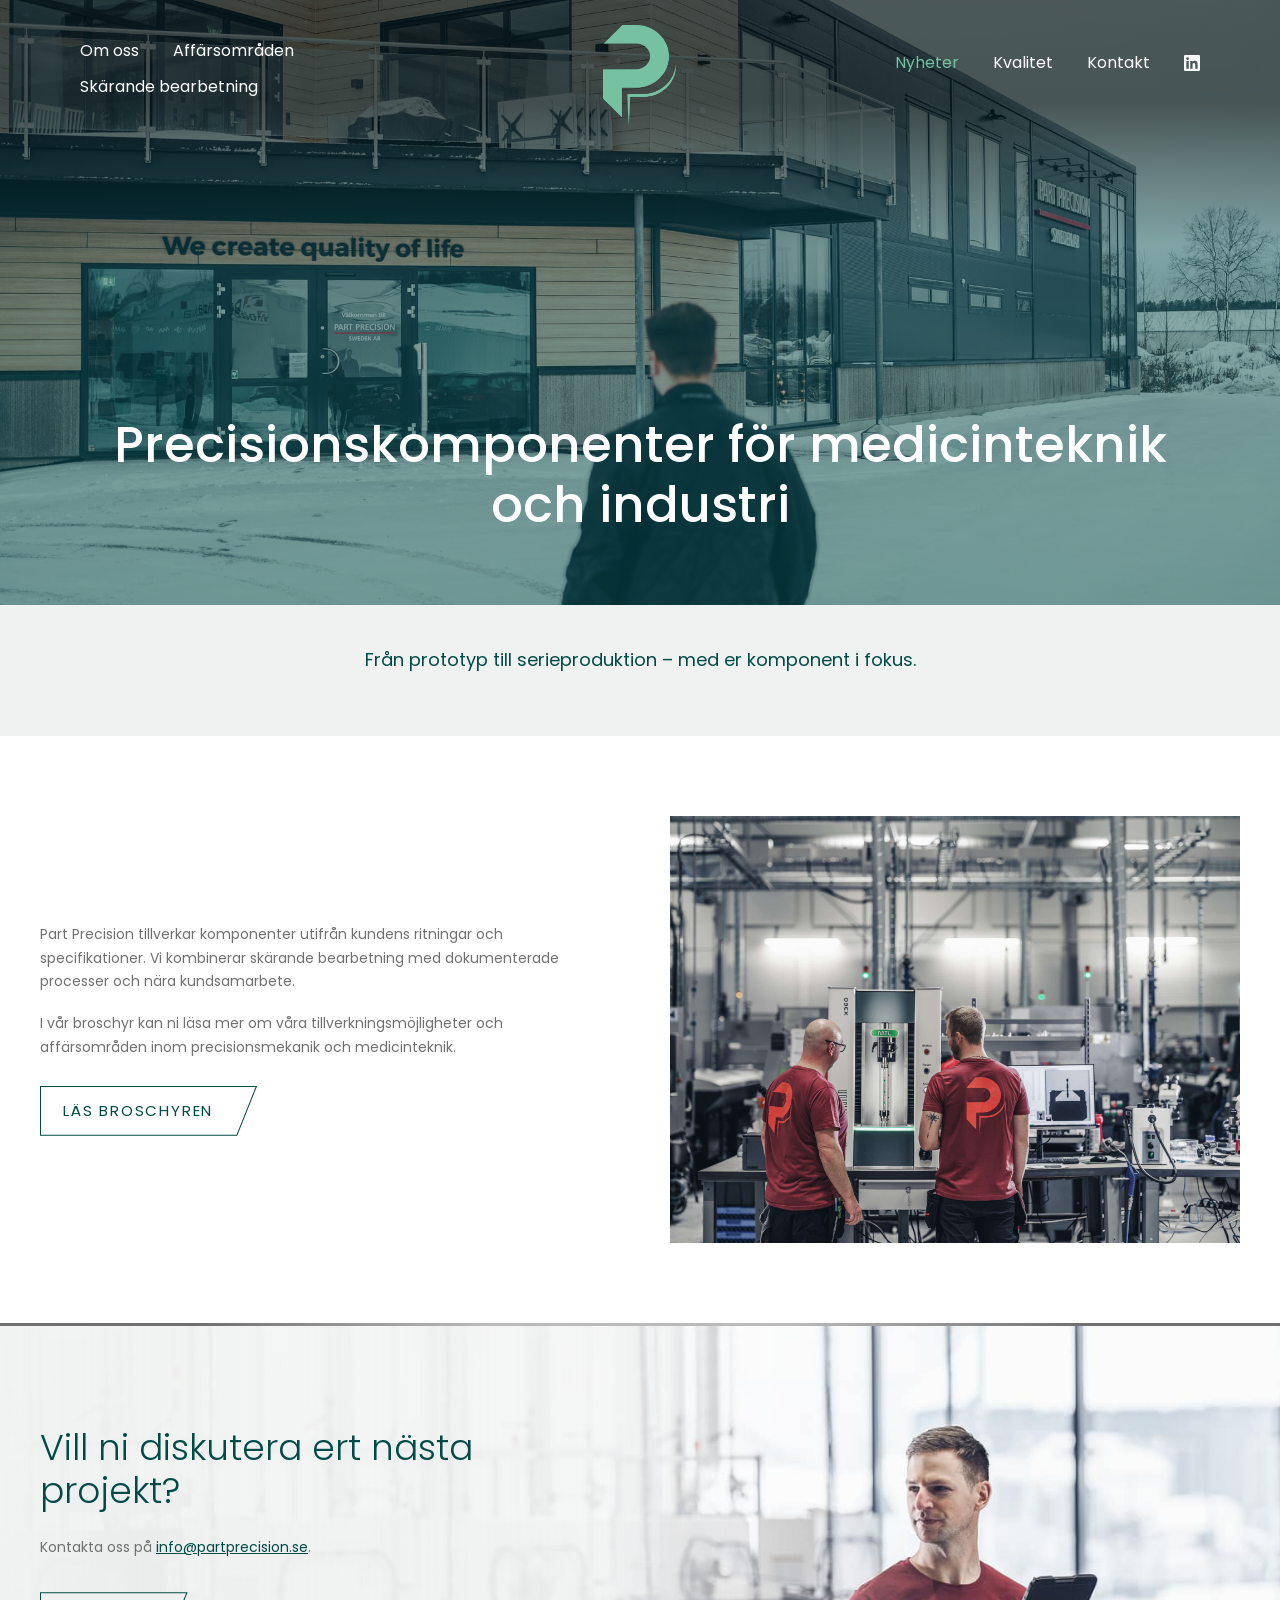
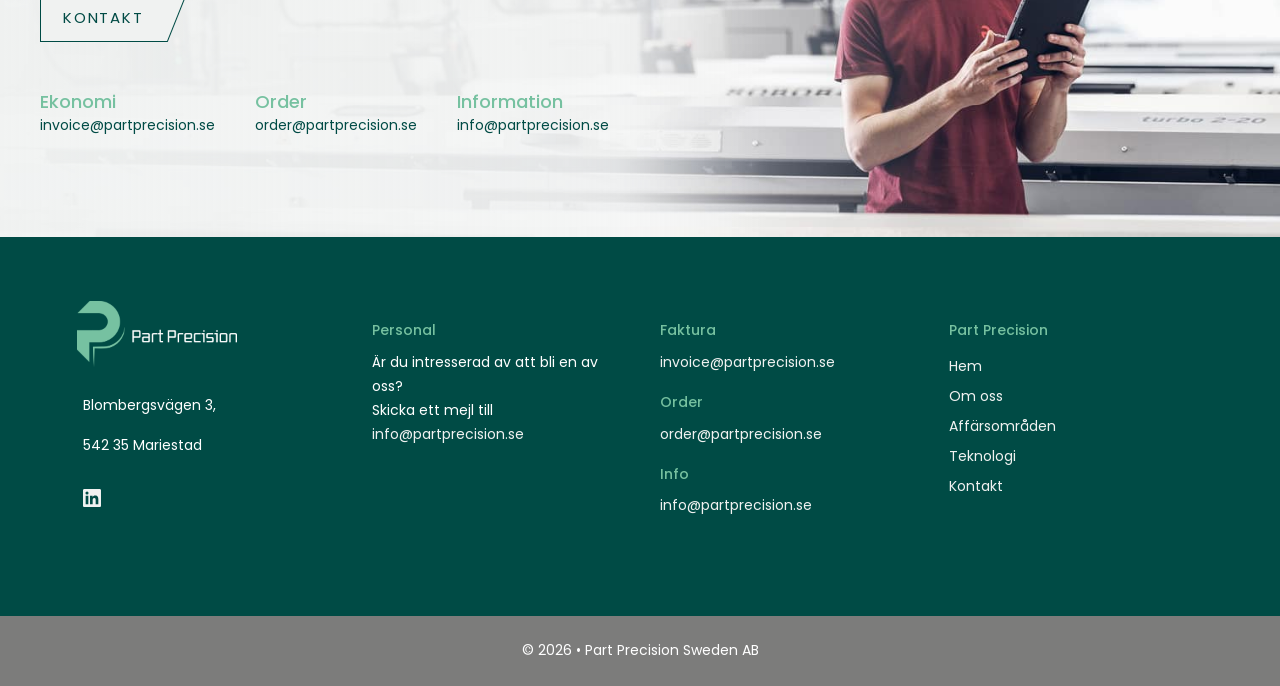
<file: material/landningssida.html>
<!doctype html>
<html lang="sv">
<meta charset="utf-8">
<meta name="viewport" content="width=device-width,initial-scale=1">
<title>Broschyr - Part Precision Sweden AB</title>
<link rel="preconnect" href="https://fonts.googleapis.com">
<link rel="preconnect" href="https://fonts.gstatic.com" crossorigin>
<link href="https://fonts.googleapis.com/css2?family=Poppins:wght@300;400;500&display=swap" rel="stylesheet">
<link rel="stylesheet" href="../kalla/tokens.css">
<style>
    /* Layout and type values mirror partprecision.se/sv/ subpages (Avada theme), observed 2026-10-19. */
    * {
        box-sizing: border-box
    }

    body {
        margin: 0;
        font-family: var(--pp-font);
        font-size: 14px;
        line-height: 1.7;
        color: var(--pp-grey);
        background: var(--pp-neutral)
    }

    h1, h2, h3 {
        letter-spacing: normal;
        margin: 0
    }

    a {
        color: var(--pp-green)
    }

    img {
        display: block;
        max-width: 100%
    }

    .skip {
        position: absolute;
        left: -9999px
    }

    .skip:focus {
        left: 16px;
        top: 16px;
        z-index: 10;
        background: #fff;
        padding: 8px 14px
    }

    /* ---------- Hero with transparent header ---------- */
    .hero {
        position: relative;
        min-height: 605px;
        padding: 25px 80px 0;
        display: flex;
        flex-direction: column;
        background:
            linear-gradient(rgba(0, 0, 0, .53) 17%, rgba(0, 0, 0, 0) 41%),
            linear-gradient(rgba(0, 75, 69, .35), rgba(0, 75, 69, .55)),
            url("../bilder/foto-byggnad.jpg") center / cover no-repeat;
        color: #fff
    }

    .site-header {
        display: grid;
        grid-template-columns: 1fr auto 1fr;
        align-items: start
    }

    .site-header nav ul {
        list-style: none;
        margin: 0;
        padding: 0;
        display: flex;
        flex-wrap: wrap;
        gap: 4px 34px;
        font-size: 16px
    }

    .site-header nav.right ul {
        justify-content: flex-end;
        align-items: center;
        padding-top: 22px
    }

    .site-header nav.left ul {
        padding-top: 10px;
        max-width: 420px
    }

    .site-header nav a {
        color: #fff;
        text-decoration: none;
        line-height: 32px;
        transition: color .2s
    }

    .site-header nav a:hover,
    .site-header nav a:focus-visible,
    .site-header nav a[aria-current] {
        color: var(--pp-mint)
    }

    .site-header .logo img {
        width: auto;
        height: 100px
    }

    .icon {
        display: block;
        width: 16px;
        height: 16px;
        fill: currentColor
    }

    .menu-toggle {
        display: none
    }

    .hero h1 {
        margin: auto auto 0;
        padding: 0 0 70px;
        max-width: 1100px;
        font-size: 50px;
        line-height: 1.2;
        font-weight: 500;
        text-align: center;
        color: #fff
    }

    /* ---------- Sections ---------- */
    .section {
        padding: 80px 30px
    }

    .inner {
        max-width: 1200px;
        margin: 0 auto
    }

    .intro {
        background: var(--pp-neutral);
        text-align: center;
        padding: 40px 30px 60px
    }

    .intro p {
        max-width: 640px;
        margin: 0 auto;
        font-size: 18px;
        line-height: 1.7;
        color: var(--pp-green)
    }

    .content {
        background: #fff
    }

    .content .inner {
        display: grid;
        grid-template-columns: 1fr 1fr;
        gap: 60px;
        align-items: center
    }

    .contact h2 {
        font-size: 36px;
        line-height: 1.2;
        font-weight: 300;
        color: var(--pp-green);
        margin-bottom: 24px
    }

    .content p {
        margin: 0 0 18px;
        max-width: 560px
    }

    .content .photo {
        width: 100%;
        aspect-ratio: 4 / 3;
        object-fit: cover
    }

    .divider {
        height: 3px;
        background: radial-gradient(circle, #bababa 24%, #707070 69%)
    }

    .contact {
        padding-top: 100px;
        padding-bottom: 100px;
        background:
            linear-gradient(90deg, rgba(240, 242, 241, .9) 0%, rgba(240, 242, 241, .6) 45%, rgba(240, 242, 241, 0) 60%),
            url("../bilder/foto-kontakt.jpg") right center / cover no-repeat var(--pp-neutral)
    }

    .contact .text {
        max-width: 560px
    }

    .contact p {
        margin: 0 0 24px
    }

    .contact dl {
        margin: 48px 0 0;
        display: grid;
        grid-template-columns: repeat(3, auto);
        justify-content: start;
        gap: 18px 40px
    }

    .contact dt {
        font-size: 18px;
        font-weight: 500;
        color: var(--pp-mint);
        line-height: 1.3
    }

    .contact dd {
        margin: 0;
        color: var(--pp-green)
    }

    .contact dd a {
        text-decoration: none
    }

    .contact dd a:hover {
        text-decoration: underline
    }

    /* Outline button with slanted right edge, after the site's SVG buttons (KONTAKT / TEKNOLOGI). */
    .pp-button {
        --edge: var(--pp-green);
        --fill: var(--pp-white);
        position: relative;
        display: inline-flex;
        align-items: center;
        height: 50px;
        padding: 0 44px 0 23px;
        margin-top: 8px;
        font-size: 15px;
        letter-spacing: .12em;
        text-transform: uppercase;
        text-decoration: none;
        color: var(--pp-green);
        background: var(--edge);
        clip-path: polygon(0 0, 100% 0, calc(100% - 20px) 100%, 0 100%)
    }

    .pp-button::before {
        content: "";
        position: absolute;
        inset: 1px;
        background: var(--fill);
        clip-path: polygon(0 0, calc(100% - .5px) 0, calc(100% - 19.7px) 100%, 0 100%);
        transition: background .2s
    }

    .pp-button span {
        position: relative
    }

    .pp-button:hover,
    .pp-button:focus-visible {
        --fill: var(--pp-mint)
    }

    .pp-button:focus-visible {
        outline: none;
        filter: drop-shadow(0 0 2px var(--pp-green))
    }

    .contact .pp-button {
        --fill: var(--pp-neutral)
    }

    .contact .pp-button:hover,
    .contact .pp-button:focus-visible {
        --fill: var(--pp-mint)
    }

    /* ---------- Footer ---------- */
    .site-footer {
        background: var(--pp-green);
        color: #fff;
        padding: 82px 83px
    }

    .site-footer .cols {
        max-width: 1220px;
        margin: 0 auto;
        display: grid;
        grid-template-columns: repeat(4, 1fr);
        gap: 40px
    }

    .site-footer h3 {
        font-size: 14px;
        font-weight: 500;
        color: var(--pp-mint);
        margin: 0 0 8px
    }

    .site-footer p {
        margin: 0 0 16px
    }

    .site-footer a {
        color: var(--pp-neutral);
        text-decoration: none
    }

    .site-footer a:hover {
        color: var(--pp-mint)
    }

    .site-footer .flogo {
        width: 160px;
        margin: -18px 0 18px -6px
    }

    .site-footer address {
        font-style: normal;
        line-height: 40px
    }

    .site-footer ul {
        list-style: none;
        margin: 0;
        padding: 0;
        line-height: 30px
    }

    .site-footer .icon {
        width: 18px;
        height: 18px;
        margin-top: 24px
    }

    .copyright {
        background: #7c7c7b;
        color: #fff;
        text-align: center;
        padding: 23px 16px;
        margin: 0
    }

    /* ---------- Responsive ---------- */
    @media (max-width: 1000px) {
        .hero {
            padding: 20px 24px 0;
            min-height: 480px
        }

        .site-header {
            grid-template-columns: auto 1fr;
            align-items: center
        }

        .site-header .logo {
            order: -2
        }

        .site-header .menu-toggle {
            order: -1
        }

        .site-header .logo img {
            width: auto;
            height: 64px
        }

        .menu-toggle {
            display: block;
            justify-self: end;
            background: none;
            border: 0;
            padding: 8px;
            cursor: pointer;
            color: #fff
        }

        .menu-toggle svg {
            display: block;
            width: 28px;
            height: 28px;
            fill: currentColor
        }

        .site-header nav {
            display: none;
            grid-column: 1 / -1
        }

        .site-header.open nav {
            display: block;
            background: rgba(0, 75, 69, .95);
            padding: 8px 20px
        }

        .site-header.open nav.left {
            margin-top: 12px;
            padding-bottom: 0
        }

        .site-header.open nav.right {
            padding-top: 0
        }

        .site-header nav ul,
        .site-header nav.right ul {
            flex-direction: column;
            align-items: flex-start;
            padding: 0;
            gap: 0
        }

        .hero h1 {
            font-size: 34px;
            padding-bottom: 48px
        }

        .content .inner {
            grid-template-columns: 1fr;
            gap: 40px
        }

        .contact {
            background:
                linear-gradient(rgba(240, 242, 241, .88), rgba(240, 242, 241, .88)),
                url("../bilder/foto-kontakt.jpg") 75% center / cover no-repeat var(--pp-neutral)
        }

        .contact dl {
            grid-template-columns: 1fr
        }

        .site-footer {
            padding: 60px 24px
        }

        .site-footer .cols {
            grid-template-columns: 1fr 1fr
        }
    }

    @media (max-width: 560px) {
        .section {
            padding: 60px 16px
        }

        .intro {
            padding: 32px 16px 48px
        }

        .hero {
            padding: 16px 16px 0
        }

        .hero h1 {
            font-size: 28px
        }

        .contact h2 {
            font-size: 28px
        }

        .site-footer .cols {
            grid-template-columns: 1fr
        }
    }
</style>

<svg width="0" height="0" style="position:absolute" aria-hidden="true">
    <symbol id="i-linkedin" viewBox="0 0 24 24">
        <path d="M20.45 20.45h-3.56v-5.57c0-1.33-.02-3.04-1.85-3.04-1.85 0-2.14 1.45-2.14 2.94v5.67H9.35V9h3.41v1.56h.05c.48-.9 1.64-1.85 3.37-1.85 3.6 0 4.27 2.37 4.27 5.46v6.28zM5.34 7.43a2.06 2.06 0 1 1 0-4.13 2.06 2.06 0 0 1 0 4.13zM7.12 20.45H3.56V9h3.56v11.45zM22.22 0H1.77C.79 0 0 .77 0 1.73v20.54C0 23.23.79 24 1.77 24h20.45c.98 0 1.78-.77 1.78-1.73V1.73C24 .77 23.2 0 22.22 0z" />
    </symbol>
</svg>

<a class="skip" href="#main">Fortsätt till innehållet</a>

<div class="hero">
    <header class="site-header">
        <nav class="left" aria-label="Huvudmeny">
            <ul>
                <li><a href="https://partprecision.se/sv/om-oss/">Om oss</a></li>
                <li><a href="https://partprecision.se/sv/affarsomraden/">Affärsområden</a></li>
                <li><a href="https://partprecision.se/sv/skarande-bearbetning/">Skärande bearbetning</a></li>
            </ul>
        </nav>
        <a class="logo" href="https://partprecision.se/sv/"><img src="../bilder/logo-symbol.png" alt="Part Precision"></a>
        <button class="menu-toggle" aria-expanded="false" aria-label="Meny">
            <svg viewBox="0 0 24 24" aria-hidden="true"><path d="M3 5h18v2.5H3zM3 10.75h18v2.5H3zM3 16.5h18V19H3z" /></svg>
        </button>
        <nav class="right" aria-label="Sekundär meny">
            <ul>
                <li><a href="https://partprecision.se/sv/nyheter/" aria-current="page">Nyheter</a></li>
                <li><a href="https://partprecision.se/sv/kvalitet/">Kvalitet</a></li>
                <li><a href="https://partprecision.se/sv/kontakt/">Kontakt</a></li>
                <li><a href="https://www.linkedin.com/company/part-precision-sweden-ab/" aria-label="LinkedIn"><svg class="icon"><use href="#i-linkedin" /></svg></a></li>
            </ul>
        </nav>
    </header>
    <h1>Precisionskomponenter för medicinteknik och industri</h1>
</div>

<main id="main">
    <section class="intro">
        <p>Från prototyp till serieproduktion – med er komponent i fokus.</p>
    </section>

    <section class="section content">
        <div class="inner">
            <div>
                <p>Part Precision tillverkar komponenter utifrån kundens ritningar och specifikationer. Vi kombinerar
                    skärande bearbetning med dokumenterade processer och nära kundsamarbete.</p>
                <p>I vår broschyr kan ni läsa mer om våra tillverkningsmöjligheter och affärsområden inom
                    precisionsmekanik och medicinteknik.</p>
                <a class="pp-button" href="broschyr-digital.pdf"><span>Läs broschyren</span></a>
            </div>
            <img class="photo" src="../bilder/foto-produktion.jpg"
                alt="Medarbetare vid en maskin i Part Precisions produktionsmiljö">
        </div>
    </section>

    <div class="divider"></div>

    <section class="section contact">
        <div class="inner">
            <div class="text">
                <h2>Vill ni diskutera ert nästa projekt?</h2>
                <p>Kontakta oss på <a href="mailto:info@partprecision.se">info@partprecision.se</a>.</p>
                <a class="pp-button" href="https://partprecision.se/sv/kontakt/"><span>Kontakt</span></a>
            <dl>
                <div>
                    <dt>Ekonomi</dt>
                    <dd><a href="mailto:invoice@partprecision.se">invoice@partprecision.se</a></dd>
                </div>
                <div>
                    <dt>Order</dt>
                    <dd><a href="mailto:order@partprecision.se">order@partprecision.se</a></dd>
                </div>
                <div>
                    <dt>Information</dt>
                    <dd><a href="mailto:info@partprecision.se">info@partprecision.se</a></dd>
                </div>
            </dl>
            </div>
        </div>
    </section>
</main>

<footer>
    <div class="site-footer">
        <div class="cols">
            <div>
                <img class="flogo" src="../bilder/logo-liggande.png" alt="Part Precision">
                <address>Blombergsvägen 3,<br>542 35 Mariestad</address>
                <a href="https://www.linkedin.com/company/part-precision-sweden-ab/" aria-label="LinkedIn"><svg class="icon"><use href="#i-linkedin" /></svg></a>
            </div>
            <div>
                <h3>Personal</h3>
                <p>Är du intresserad av att bli en av oss?<br>Skicka ett mejl till<br>
                    <a href="mailto:info@partprecision.se">info@partprecision.se</a></p>
            </div>
            <div>
                <h3>Faktura</h3>
                <p><a href="mailto:invoice@partprecision.se">invoice@partprecision.se</a></p>
                <h3>Order</h3>
                <p><a href="mailto:order@partprecision.se">order@partprecision.se</a></p>
                <h3>Info</h3>
                <p><a href="mailto:info@partprecision.se">info@partprecision.se</a></p>
            </div>
            <div>
                <h3>Part Precision</h3>
                <ul>
                    <li><a href="https://partprecision.se/sv/">Hem</a></li>
                    <li><a href="https://partprecision.se/sv/om-oss/">Om oss</a></li>
                    <li><a href="https://partprecision.se/sv/affarsomraden/">Affärsområden</a></li>
                    <li><a href="https://partprecision.se/sv/skarande-bearbetning/">Teknologi</a></li>
                    <li><a href="https://partprecision.se/sv/kontakt/">Kontakt</a></li>
                </ul>
            </div>
        </div>
    </div>
    <p class="copyright">© 2026 • Part Precision Sweden AB</p>
</footer>

<script>
    const header = document.querySelector('.site-header');
    const toggle = header.querySelector('.menu-toggle');
    toggle.addEventListener('click', () => {
        const open = header.classList.toggle('open');
        toggle.setAttribute('aria-expanded', open);
    });
</script>

</html>
</file>
<file: kalla/tokens.css>
/* Palette and font family observed at partprecision.se/sv/ on 2026-10-16.
   Spacing and component sizes below are project adaptations. Font files are not bundled. */
:root {
  --pp-green: #004B45;
  --pp-mint: #76C1A0;
  --pp-white: #FFFFFF;
  --pp-neutral: #F0F2F1;
  --pp-grey-green: #CBD6D6;
  --pp-grey: #707070;
  --pp-red: #E02128;
  --pp-dark-red: #70150F;
  --pp-font: 'Poppins', Arial, Helvetica, sans-serif;
  --pp-heading-weight: 300;
  --pp-body-weight: 400;
  --pp-space-unit: 8px;
}
.pp-heading { font-family: var(--pp-font); font-weight: var(--pp-heading-weight); line-height: 1.2; }
.pp-body { font-family: var(--pp-font); font-weight: var(--pp-body-weight); line-height: 1.7; }
/* Slanted outline references the website's SVG buttons. This CSS implementation is adapted. */
.pp-action {
  display: inline-flex; padding: 14px 28px; border: 1px solid currentColor;
  color: var(--pp-green); background: transparent; transform: skewX(-20deg);
  font: 400 15px var(--pp-font); letter-spacing: .12em; text-decoration: none;
}
.pp-action > span { transform: skewX(20deg); }
.pp-action:hover, .pp-action:focus-visible { color: var(--pp-green); background: var(--pp-mint); }
.pp-action:focus-visible { outline: 2px solid currentColor; outline-offset: 4px; }
</file>
